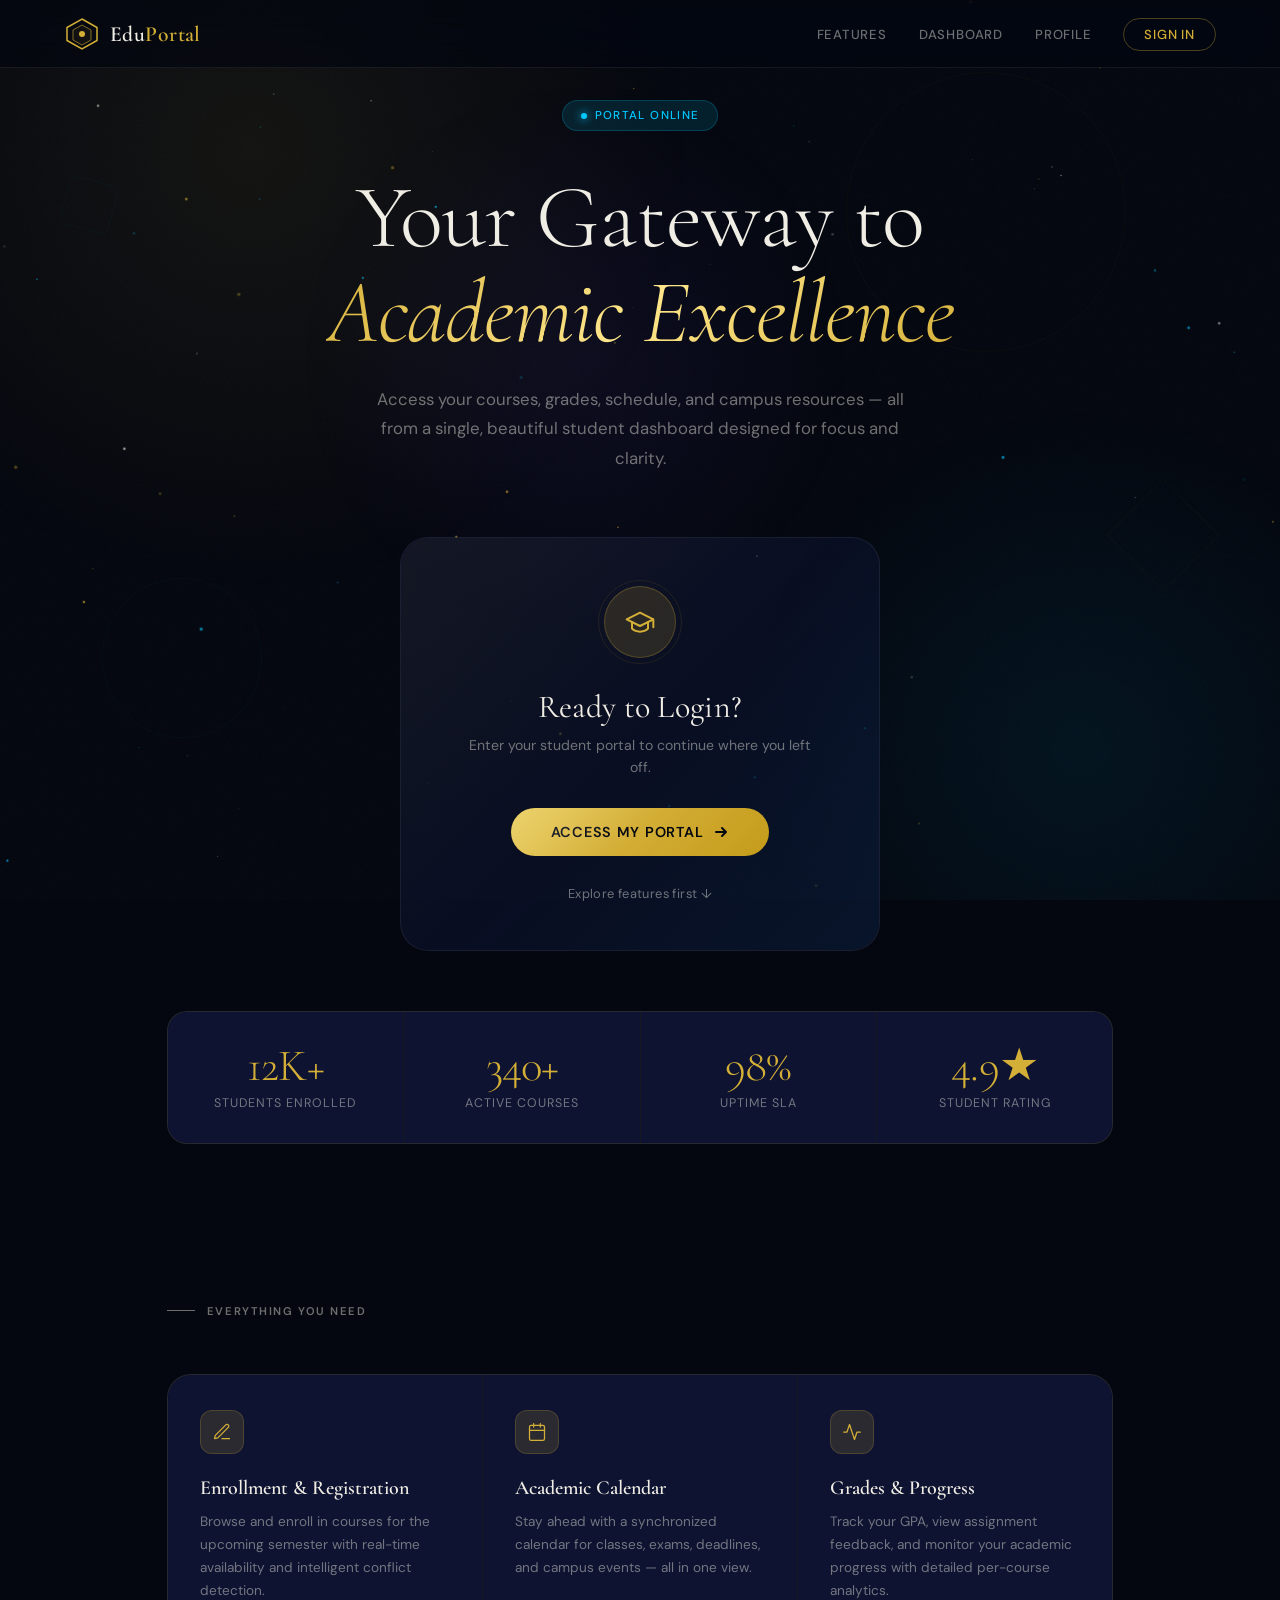
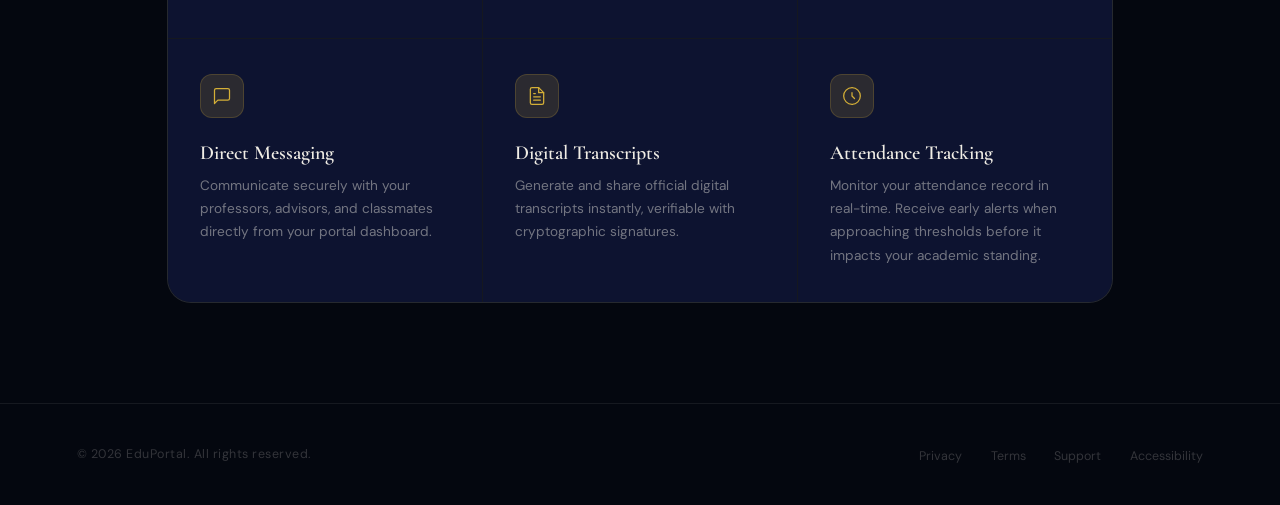
<file: index.html>
<!DOCTYPE html>
<html lang="en">
<head>
  <meta charset="UTF-8" />
  <meta name="viewport" content="width=device-width, initial-scale=1.0" />
  <title>EduPortal — Student Gateway</title>
  <link rel="preconnect" href="https://fonts.googleapis.com" />
  <link rel="preconnect" href="https://fonts.gstatic.com" crossorigin />
  <link href="https://fonts.googleapis.com/css2?family=Cormorant+Garamond:ital,wght@0,300;0,400;0,600;0,700;1,300;1,400&family=DM+Sans:opsz,wght@9..40,300;9..40,400;9..40,500;9..40,600&display=swap" rel="stylesheet" />
  <style>
    /* ═══════════════════════════════════════════
       DESIGN TOKENS — Dark Academia × Glassmorphism
       UI UX Pro Max: Educational Portal Pattern
    ═══════════════════════════════════════════ */
    :root {
      --void: #04070F;
      --deep: #080D1E;
      --surface: #0D1330;
      --glass: rgba(13, 19, 48, 0.6);
      --glass-border: rgba(255, 255, 255, 0.07);
      --gold: #D4AF37;
      --gold-dim: rgba(212, 175, 55, 0.15);
      --gold-glow: rgba(212, 175, 55, 0.4);
      --cyan: #00C8FF;
      --cyan-dim: rgba(0, 200, 255, 0.12);
      --cyan-glow: rgba(0, 200, 255, 0.35);
      --ivory: #F0EDE5;
      --muted: rgba(240, 237, 229, 0.45);
      --subtle: rgba(240, 237, 229, 0.2);
      --font-display: 'Cormorant Garamond', Georgia, serif;
      --font-body: 'DM Sans', system-ui, sans-serif;
      --ease-out: cubic-bezier(0.16, 1, 0.3, 1);
      --ease-spring: cubic-bezier(0.34, 1.56, 0.64, 1);
    }

    *, *::before, *::after { box-sizing: border-box; margin: 0; padding: 0; }

    html { scroll-behavior: smooth; }

    body {
      font-family: var(--font-body);
      background: var(--void);
      color: var(--ivory);
      min-height: 100vh;
      overflow-x: hidden;
      cursor: default;
    }

    /* ─── CANVAS PARTICLES ─── */
    #particles-canvas {
      position: fixed;
      inset: 0;
      z-index: 0;
      pointer-events: none;
    }

    /* ─── GRADIENT MESH BACKGROUND ─── */
    .bg-mesh {
      position: fixed;
      inset: 0;
      z-index: 0;
      overflow: hidden;
      pointer-events: none;
    }

    .bg-mesh::before {
      content: '';
      position: absolute;
      width: 900px;
      height: 900px;
      border-radius: 50%;
      background: radial-gradient(ellipse, rgba(212, 175, 55, 0.08) 0%, transparent 70%);
      top: -300px;
      left: -200px;
      animation: driftA 18s ease-in-out infinite alternate;
    }

    .bg-mesh::after {
      content: '';
      position: absolute;
      width: 700px;
      height: 700px;
      border-radius: 50%;
      background: radial-gradient(ellipse, rgba(0, 200, 255, 0.07) 0%, transparent 70%);
      bottom: -200px;
      right: -150px;
      animation: driftB 22s ease-in-out infinite alternate;
    }

    .bg-mesh-mid {
      position: fixed;
      width: 600px;
      height: 600px;
      border-radius: 50%;
      background: radial-gradient(ellipse, rgba(88, 60, 180, 0.1) 0%, transparent 65%);
      top: 40%;
      left: 45%;
      transform: translate(-50%, -50%);
      z-index: 0;
      pointer-events: none;
      animation: driftC 26s ease-in-out infinite alternate;
    }

    @keyframes driftA { 0% { transform: translate(0, 0) scale(1); } 100% { transform: translate(80px, 60px) scale(1.15); } }
    @keyframes driftB { 0% { transform: translate(0, 0) scale(1); } 100% { transform: translate(-60px, -80px) scale(1.2); } }
    @keyframes driftC { 0% { transform: translate(-50%, -50%) scale(1); } 100% { transform: translate(-45%, -55%) scale(1.3); } }

    /* ─── MAIN LAYOUT ─── */
    main { position: relative; z-index: 1; }

    /* ─── NAVIGATION ─── */
    nav {
      position: fixed;
      top: 0;
      left: 0;
      right: 0;
      z-index: 100;
      padding: 0 5vw;
      height: 68px;
      display: flex;
      align-items: center;
      justify-content: space-between;
      background: rgba(4, 7, 15, 0.7);
      backdrop-filter: blur(20px) saturate(180%);
      -webkit-backdrop-filter: blur(20px) saturate(180%);
      border-bottom: 1px solid var(--glass-border);
      animation: slideDown 0.8s var(--ease-out) both;
    }

    @keyframes slideDown { from { transform: translateY(-100%); opacity: 0; } to { transform: translateY(0); opacity: 1; } }

    .nav-logo {
      display: flex;
      align-items: center;
      gap: 10px;
      text-decoration: none;
      color: inherit;
    }

    .nav-logo-mark {
      width: 36px;
      height: 36px;
      position: relative;
      flex-shrink: 0;
    }

    .nav-logo-text {
      font-family: var(--font-display);
      font-size: 1.35rem;
      font-weight: 600;
      letter-spacing: 0.02em;
      color: var(--ivory);
    }

    .nav-logo-text span { color: var(--gold); }

    .nav-links {
      display: flex;
      align-items: center;
      gap: 2rem;
      list-style: none;
    }

    .nav-links a {
      font-size: 0.82rem;
      font-weight: 500;
      letter-spacing: 0.06em;
      text-transform: uppercase;
      color: var(--muted);
      text-decoration: none;
      transition: color 0.2s ease;
    }

    .nav-links a:hover { color: var(--ivory); }

    .nav-cta {
      font-size: 0.8rem;
      font-weight: 500;
      letter-spacing: 0.06em;
      text-transform: uppercase;
      color: var(--gold) !important;
      border: 1px solid rgba(212, 175, 55, 0.35);
      padding: 7px 20px;
      border-radius: 40px;
      transition: all 0.25s ease !important;
    }

    .nav-cta:hover {
      background: var(--gold-dim) !important;
      border-color: var(--gold) !important;
      box-shadow: 0 0 18px var(--gold-glow);
    }

    /* ─── HERO SECTION ─── */
    .hero {
      min-height: 100vh;
      display: grid;
      place-items: center;
      padding: 100px 6vw 60px;
      text-align: center;
    }

    .hero-inner {
      max-width: 820px;
      width: 100%;
    }

    .hero-badge {
      display: inline-flex;
      align-items: center;
      gap: 8px;
      font-family: var(--font-body);
      font-size: 0.72rem;
      font-weight: 500;
      letter-spacing: 0.12em;
      text-transform: uppercase;
      color: var(--cyan);
      background: var(--cyan-dim);
      border: 1px solid rgba(0, 200, 255, 0.2);
      padding: 7px 18px;
      border-radius: 40px;
      margin-bottom: 2.5rem;
      animation: fadeUp 0.8s 0.2s var(--ease-out) both;
    }

    .hero-badge::before {
      content: '';
      width: 6px;
      height: 6px;
      border-radius: 50%;
      background: var(--cyan);
      box-shadow: 0 0 8px var(--cyan);
      animation: pulse-dot 2s ease-in-out infinite;
    }

    @keyframes pulse-dot { 0%,100% { opacity: 1; transform: scale(1); } 50% { opacity: 0.5; transform: scale(0.8); } }

    .hero-headline {
      font-family: var(--font-display);
      font-size: clamp(3.2rem, 7vw, 6.2rem);
      font-weight: 300;
      line-height: 1.06;
      letter-spacing: -0.01em;
      color: var(--ivory);
      margin-bottom: 1.5rem;
      animation: fadeUp 0.9s 0.35s var(--ease-out) both;
    }

    .hero-headline em {
      font-style: italic;
      background: linear-gradient(135deg, var(--gold) 0%, #FFE68A 50%, var(--gold) 100%);
      -webkit-background-clip: text;
      -webkit-text-fill-color: transparent;
      background-clip: text;
    }

    .hero-desc {
      font-size: 1.05rem;
      line-height: 1.75;
      color: var(--muted);
      max-width: 540px;
      margin: 0 auto 4rem;
      animation: fadeUp 0.9s 0.5s var(--ease-out) both;
    }

    @keyframes fadeUp { from { opacity: 0; transform: translateY(28px); } to { opacity: 1; transform: translateY(0); } }

    /* ─── LOGIN CTA SECTION (HERO CENTER) ─── */
    .login-nucleus {
      animation: fadeUp 1s 0.65s var(--ease-out) both;
    }

    .login-card {
      position: relative;
      display: inline-flex;
      flex-direction: column;
      align-items: center;
      gap: 1.8rem;
      background: var(--glass);
      backdrop-filter: blur(32px) saturate(200%);
      -webkit-backdrop-filter: blur(32px) saturate(200%);
      border: 1px solid var(--glass-border);
      border-radius: 28px;
      padding: 3rem 3.5rem;
      max-width: 480px;
      width: 100%;
      overflow: hidden;
      transition: transform 0.3s var(--ease-out), box-shadow 0.3s ease;
    }

    .login-card::before {
      content: '';
      position: absolute;
      inset: 0;
      border-radius: inherit;
      background: linear-gradient(135deg, rgba(212,175,55,0.06) 0%, transparent 50%, rgba(0,200,255,0.04) 100%);
      pointer-events: none;
    }

    .login-card::after {
      content: '';
      position: absolute;
      top: -2px;
      left: 10%;
      right: 10%;
      height: 2px;
      background: linear-gradient(90deg, transparent, var(--gold), var(--cyan), transparent);
      border-radius: 0 0 2px 2px;
      opacity: 0.7;
    }

    .login-card:hover {
      transform: translateY(-4px);
      box-shadow: 0 30px 80px rgba(0, 0, 0, 0.5), 0 0 60px rgba(212, 175, 55, 0.08);
    }

    .login-icon-ring {
      position: relative;
      width: 72px;
      height: 72px;
      display: grid;
      place-items: center;
    }

    .login-icon-ring svg {
      width: 32px;
      height: 32px;
      color: var(--gold);
      position: relative;
      z-index: 1;
    }

    .login-icon-ring::before {
      content: '';
      position: absolute;
      inset: 0;
      border-radius: 50%;
      background: var(--gold-dim);
      border: 1px solid rgba(212, 175, 55, 0.25);
      animation: ringPulse 3s ease-in-out infinite;
    }

    .login-icon-ring::after {
      content: '';
      position: absolute;
      inset: -6px;
      border-radius: 50%;
      border: 1px solid rgba(212, 175, 55, 0.1);
      animation: ringPulse 3s ease-in-out infinite 0.5s;
    }

    @keyframes ringPulse { 0%,100% { transform: scale(1); opacity: 1; } 50% { transform: scale(1.08); opacity: 0.7; } }

    .login-prompt {
      text-align: center;
    }

    .login-prompt h2 {
      font-family: var(--font-display);
      font-size: 2rem;
      font-weight: 400;
      letter-spacing: 0.01em;
      color: var(--ivory);
      margin-bottom: 0.5rem;
    }

    .login-prompt p {
      font-size: 0.88rem;
      color: var(--muted);
      line-height: 1.6;
    }

    /* ─── LOGIN BUTTON ─── */
    .btn-login {
      position: relative;
      display: inline-flex;
      align-items: center;
      gap: 10px;
      font-family: var(--font-body);
      font-size: 0.9rem;
      font-weight: 600;
      letter-spacing: 0.05em;
      text-transform: uppercase;
      color: var(--void);
      background: linear-gradient(135deg, #E8C84A 0%, var(--gold) 45%, #C49B1A 100%);
      border: none;
      padding: 15px 40px;
      border-radius: 50px;
      cursor: pointer;
      text-decoration: none;
      overflow: hidden;
      transition: transform 0.25s var(--ease-spring), box-shadow 0.3s ease;
    }

    .btn-login::before {
      content: '';
      position: absolute;
      inset: 0;
      background: linear-gradient(135deg, rgba(255,255,255,0.2) 0%, transparent 50%);
      border-radius: inherit;
    }

    .btn-login:hover {
      transform: translateY(-2px) scale(1.04);
      box-shadow: 0 12px 40px var(--gold-glow), 0 0 0 1px rgba(212,175,55,0.5);
    }

    .btn-login:active { transform: scale(0.98); }

    .btn-login svg {
      width: 16px;
      height: 16px;
      flex-shrink: 0;
      transition: transform 0.2s var(--ease-spring);
    }

    .btn-login:hover svg { transform: translateX(3px); }

    .btn-login-shimmer {
      position: absolute;
      top: 0;
      left: -100%;
      width: 60%;
      height: 100%;
      background: linear-gradient(90deg, transparent, rgba(255,255,255,0.3), transparent);
      transform: skewX(-20deg);
      animation: shimmer 3.5s ease-in-out infinite 1.5s;
    }

    @keyframes shimmer { 0% { left: -100%; } 50%,100% { left: 180%; } }

    .btn-secondary {
      font-size: 0.8rem;
      color: var(--muted);
      text-decoration: none;
      letter-spacing: 0.03em;
      transition: color 0.2s ease;
    }

    .btn-secondary:hover { color: var(--ivory); }

    /* ─── FEATURES SECTION ─── */
    .features {
      padding: 80px 6vw 100px;
      max-width: 1100px;
      margin: 0 auto;
    }

    .section-label {
      display: flex;
      align-items: center;
      gap: 12px;
      font-size: 0.7rem;
      font-weight: 600;
      letter-spacing: 0.14em;
      text-transform: uppercase;
      color: var(--muted);
      margin-bottom: 3.5rem;
    }

    .section-label::before {
      content: '';
      width: 28px;
      height: 1px;
      background: var(--muted);
    }

    .features-grid {
      display: grid;
      grid-template-columns: repeat(auto-fit, minmax(280px, 1fr));
      gap: 1.5px;
      background: var(--glass-border);
      border: 1px solid var(--glass-border);
      border-radius: 24px;
      overflow: hidden;
    }

    .feature-card {
      background: var(--surface);
      padding: 2.2rem 2rem;
      position: relative;
      overflow: hidden;
      transition: background 0.25s ease;
    }

    .feature-card:hover { background: rgba(13, 19, 48, 0.9); }

    .feature-card::before {
      content: '';
      position: absolute;
      bottom: 0;
      left: 0;
      right: 0;
      height: 0;
      background: linear-gradient(to top, var(--gold-dim), transparent);
      transition: height 0.3s ease;
    }

    .feature-card:hover::before { height: 100%; }

    .feature-icon {
      width: 44px;
      height: 44px;
      border-radius: 12px;
      background: var(--gold-dim);
      border: 1px solid rgba(212, 175, 55, 0.2);
      display: grid;
      place-items: center;
      margin-bottom: 1.4rem;
      transition: transform 0.25s var(--ease-spring), box-shadow 0.25s ease;
    }

    .feature-card:hover .feature-icon {
      transform: scale(1.1);
      box-shadow: 0 0 20px var(--gold-glow);
    }

    .feature-icon svg {
      width: 20px;
      height: 20px;
      color: var(--gold);
    }

    .feature-title {
      font-family: var(--font-display);
      font-size: 1.25rem;
      font-weight: 600;
      color: var(--ivory);
      margin-bottom: 0.6rem;
    }

    .feature-desc {
      font-size: 0.85rem;
      line-height: 1.7;
      color: var(--muted);
    }

    /* ─── STATS STRIP ─── */
    .stats-strip {
      padding: 0 6vw 80px;
      max-width: 1100px;
      margin: 0 auto;
    }

    .stats-inner {
      display: grid;
      grid-template-columns: repeat(4, 1fr);
      gap: 1px;
      background: var(--glass-border);
      border: 1px solid var(--glass-border);
      border-radius: 20px;
      overflow: hidden;
    }

    .stat-item {
      padding: 2rem 2rem;
      background: var(--surface);
      text-align: center;
    }

    .stat-number {
      font-family: var(--font-display);
      font-size: 2.8rem;
      font-weight: 300;
      color: var(--gold);
      line-height: 1;
      margin-bottom: 0.4rem;
      letter-spacing: -0.02em;
    }

    .stat-label {
      font-size: 0.78rem;
      letter-spacing: 0.08em;
      text-transform: uppercase;
      color: var(--muted);
    }

    /* ─── FOOTER ─── */
    footer {
      padding: 2.5rem 6vw;
      border-top: 1px solid var(--glass-border);
      display: flex;
      align-items: center;
      justify-content: space-between;
      flex-wrap: wrap;
      gap: 1rem;
    }

    .footer-copy {
      font-size: 0.78rem;
      color: var(--subtle);
      letter-spacing: 0.04em;
    }

    .footer-links {
      display: flex;
      gap: 1.8rem;
      list-style: none;
    }

    .footer-links a {
      font-size: 0.78rem;
      color: var(--subtle);
      text-decoration: none;
      transition: color 0.2s ease;
    }

    .footer-links a:hover { color: var(--muted); }

    /* ─── FLOATING GEOMETRIC SHAPES ─── */
    .geo-shapes {
      position: fixed;
      inset: 0;
      pointer-events: none;
      z-index: 0;
      overflow: hidden;
    }

    .geo {
      position: absolute;
      border: 1px solid;
      opacity: 0.04;
    }

    .geo-1 {
      width: 280px;
      height: 280px;
      border-color: var(--gold);
      border-radius: 50%;
      top: 8%;
      right: 12%;
      animation: floatGeo 20s ease-in-out infinite;
    }

    .geo-2 {
      width: 160px;
      height: 160px;
      border-color: var(--cyan);
      border-radius: 50%;
      bottom: 18%;
      left: 8%;
      animation: floatGeo 16s ease-in-out infinite reverse;
    }

    .geo-3 {
      width: 80px;
      height: 80px;
      border-color: var(--gold);
      transform: rotate(45deg);
      top: 55%;
      right: 6%;
      animation: floatGeo 14s ease-in-out infinite 2s;
    }

    .geo-4 {
      width: 50px;
      height: 50px;
      border-color: var(--cyan);
      border-radius: 8px;
      top: 20%;
      left: 5%;
      transform: rotate(15deg);
      animation: floatGeo 18s ease-in-out infinite 4s;
    }

    @keyframes floatGeo {
      0%,100% { transform: translateY(0) rotate(0deg); }
      33% { transform: translateY(-18px) rotate(3deg); }
      66% { transform: translateY(10px) rotate(-2deg); }
    }

    .geo-3 { animation-name: floatGeoSquare; }
    @keyframes floatGeoSquare {
      0%,100% { transform: rotate(45deg) translateY(0); }
      50% { transform: rotate(48deg) translateY(-14px); }
    }

    /* ─── NOISE TEXTURE OVERLAY ─── */
    .noise-overlay {
      position: fixed;
      inset: 0;
      z-index: 0;
      pointer-events: none;
      opacity: 0.025;
      background-image: url("data:image/svg+xml,%3Csvg viewBox='0 0 256 256' xmlns='http://www.w3.org/2000/svg'%3E%3Cfilter id='noise'%3E%3CfeTurbulence type='fractalNoise' baseFrequency='0.9' numOctaves='4' stitchTiles='stitch'/%3E%3C/filter%3E%3Crect width='100%25' height='100%25' filter='url(%23noise)'/%3E%3C/svg%3E");
      background-repeat: repeat;
      background-size: 180px;
    }

    /* ─── SCROLL REVEAL UTILITY ─── */
    .reveal {
      opacity: 0;
      transform: translateY(24px);
      transition: opacity 0.7s var(--ease-out), transform 0.7s var(--ease-out);
    }

    .reveal.visible {
      opacity: 1;
      transform: translateY(0);
    }

    /* ─── RESPONSIVE ─── */
    @media (max-width: 768px) {
      .nav-links { display: none; }
      .login-card { padding: 2.2rem 1.8rem; }
      .stats-inner { grid-template-columns: repeat(2, 1fr); }
      .hero-headline { font-size: clamp(2.4rem, 9vw, 3.5rem); }
      .features-grid { grid-template-columns: 1fr; }
    }

    @media (max-width: 480px) {
      .stats-inner { grid-template-columns: 1fr 1fr; }
      footer { flex-direction: column; text-align: center; }
    }

    /* ─── REDUCED MOTION ─── */
    @media (prefers-reduced-motion: reduce) {
      *, *::before, *::after {
        animation-duration: 0.01ms !important;
        animation-iteration-count: 1 !important;
        transition-duration: 0.01ms !important;
      }
    }
  </style>
</head>
<body>

  <!-- Background layers -->
  <canvas id="particles-canvas" aria-hidden="true"></canvas>
  <div class="bg-mesh" aria-hidden="true"></div>
  <div class="bg-mesh-mid" aria-hidden="true"></div>
  <div class="geo-shapes" aria-hidden="true">
    <div class="geo geo-1"></div>
    <div class="geo geo-2"></div>
    <div class="geo geo-3"></div>
    <div class="geo geo-4"></div>
  </div>
  <div class="noise-overlay" aria-hidden="true"></div>

  <!-- Navigation -->
  <nav role="navigation" aria-label="Main navigation">
    <a href="/" class="nav-logo" aria-label="EduPortal home">
      <svg class="nav-logo-mark" viewBox="0 0 36 36" fill="none" xmlns="http://www.w3.org/2000/svg" aria-hidden="true">
        <path d="M18 3L33 11.5V24.5L18 33L3 24.5V11.5L18 3Z" stroke="#D4AF37" stroke-width="1.5" fill="none"/>
        <path d="M18 9L27 14V24L18 29L9 24V14L18 9Z" fill="rgba(212,175,55,0.1)" stroke="#D4AF37" stroke-width="1" opacity="0.6"/>
        <circle cx="18" cy="18" r="3" fill="#D4AF37"/>
      </svg>
      <span class="nav-logo-text">Edu<span>Portal</span></span>
    </a>
    <ul class="nav-links" role="list">
      <li><a href="#features">Features</a></li>
      <li><a href="dashboard/dashboard.html">Dashboard</a></li>
      <li><a href="profile/profile.html">Profile</a></li>
      <li><a href="login page/login.html" class="nav-cta" role="button">Sign In</a></li>
    </ul>
  </nav>

  <main>
    <!-- HERO + LOGIN CTA (CENTER) -->
    <section class="hero" id="home" aria-labelledby="hero-headline">
      <div class="hero-inner">
        <span class="hero-badge" aria-label="Status: Portal Online">Portal Online</span>

        <h1 class="hero-headline" id="hero-headline">
          Your Gateway to<br/>
          <em>Academic Excellence</em>
        </h1>

        <p class="hero-desc">
          Access your courses, grades, schedule, and campus resources — all from a single, beautiful student dashboard designed for focus and clarity.
        </p>

        <!-- LOGIN NUCLEUS — center of the page -->
        <div class="login-nucleus" role="region" aria-labelledby="login-card-title">
          <div class="login-card">

            <div class="login-icon-ring" aria-hidden="true">
              <!-- Mortarboard / cap icon -->
              <svg viewBox="0 0 24 24" fill="none" stroke="currentColor" stroke-width="1.5" stroke-linecap="round" stroke-linejoin="round" aria-hidden="true">
                <path d="M22 10v6M2 10l10-5 10 5-10 5z"/>
                <path d="M6 12v5c3 3 9 3 12 0v-5"/>
              </svg>
            </div>

            <div class="login-prompt">
              <h2 id="login-card-title">Ready to Login?</h2>
              <p>Enter your student portal to continue where you left off.</p>
            </div>

            <a href="login page/login.html" class="btn-login" role="button">
              <span class="btn-login-shimmer" aria-hidden="true"></span>
              Access My Portal
              <svg viewBox="0 0 16 16" fill="none" stroke="currentColor" stroke-width="2" stroke-linecap="round" stroke-linejoin="round" aria-hidden="true">
                <path d="M3 8h10M9 4l4 4-4 4"/>
              </svg>
            </a>

            <a href="#features" class="btn-secondary">Explore features first ↓</a>
          </div>
        </div>
      </div>
    </section>

    <!-- STATS STRIP -->
    <section class="stats-strip reveal" aria-label="Platform statistics">
      <div class="stats-inner">
        <div class="stat-item">
          <div class="stat-number">12K+</div>
          <div class="stat-label">Students Enrolled</div>
        </div>
        <div class="stat-item">
          <div class="stat-number">340+</div>
          <div class="stat-label">Active Courses</div>
        </div>
        <div class="stat-item">
          <div class="stat-number">98%</div>
          <div class="stat-label">Uptime SLA</div>
        </div>
        <div class="stat-item">
          <div class="stat-number">4.9★</div>
          <div class="stat-label">Student Rating</div>
        </div>
      </div>
    </section>

    <!-- FEATURES -->
    <section class="features reveal" id="features" aria-labelledby="features-label">
      <div class="section-label" id="features-label" aria-level="2" role="heading">Everything you need</div>
      <div class="features-grid" role="list">

        <article class="feature-card" role="listitem">
          <div class="feature-icon" aria-hidden="true">
            <svg viewBox="0 0 24 24" fill="none" stroke="currentColor" stroke-width="1.5" stroke-linecap="round" stroke-linejoin="round">
              <path d="M12 20h9"/><path d="M16.5 3.5a2.121 2.121 0 013 3L7 19l-4 1 1-4L16.5 3.5z"/>
            </svg>
          </div>
          <h3 class="feature-title">Enrollment & Registration</h3>
          <p class="feature-desc">Browse and enroll in courses for the upcoming semester with real-time availability and intelligent conflict detection.</p>
        </article>

        <article class="feature-card" role="listitem">
          <div class="feature-icon" aria-hidden="true">
            <svg viewBox="0 0 24 24" fill="none" stroke="currentColor" stroke-width="1.5" stroke-linecap="round" stroke-linejoin="round">
              <rect x="3" y="4" width="18" height="18" rx="2" ry="2"/><line x1="16" y1="2" x2="16" y2="6"/><line x1="8" y1="2" x2="8" y2="6"/><line x1="3" y1="10" x2="21" y2="10"/>
            </svg>
          </div>
          <h3 class="feature-title">Academic Calendar</h3>
          <p class="feature-desc">Stay ahead with a synchronized calendar for classes, exams, deadlines, and campus events — all in one view.</p>
        </article>

        <article class="feature-card" role="listitem">
          <div class="feature-icon" aria-hidden="true">
            <svg viewBox="0 0 24 24" fill="none" stroke="currentColor" stroke-width="1.5" stroke-linecap="round" stroke-linejoin="round">
              <polyline points="22 12 18 12 15 21 9 3 6 12 2 12"/>
            </svg>
          </div>
          <h3 class="feature-title">Grades & Progress</h3>
          <p class="feature-desc">Track your GPA, view assignment feedback, and monitor your academic progress with detailed per-course analytics.</p>
        </article>

        <article class="feature-card" role="listitem">
          <div class="feature-icon" aria-hidden="true">
            <svg viewBox="0 0 24 24" fill="none" stroke="currentColor" stroke-width="1.5" stroke-linecap="round" stroke-linejoin="round">
              <path d="M21 15a2 2 0 01-2 2H7l-4 4V5a2 2 0 012-2h14a2 2 0 012 2z"/>
            </svg>
          </div>
          <h3 class="feature-title">Direct Messaging</h3>
          <p class="feature-desc">Communicate securely with your professors, advisors, and classmates directly from your portal dashboard.</p>
        </article>

        <article class="feature-card" role="listitem">
          <div class="feature-icon" aria-hidden="true">
            <svg viewBox="0 0 24 24" fill="none" stroke="currentColor" stroke-width="1.5" stroke-linecap="round" stroke-linejoin="round">
              <path d="M14 2H6a2 2 0 00-2 2v16a2 2 0 002 2h12a2 2 0 002-2V8z"/><polyline points="14 2 14 8 20 8"/><line x1="16" y1="13" x2="8" y2="13"/><line x1="16" y1="17" x2="8" y2="17"/><polyline points="10 9 9 9 8 9"/>
            </svg>
          </div>
          <h3 class="feature-title">Digital Transcripts</h3>
          <p class="feature-desc">Generate and share official digital transcripts instantly, verifiable with cryptographic signatures.</p>
        </article>

        <article class="feature-card" role="listitem">
          <div class="feature-icon" aria-hidden="true">
            <svg viewBox="0 0 24 24" fill="none" stroke="currentColor" stroke-width="1.5" stroke-linecap="round" stroke-linejoin="round">
              <circle cx="12" cy="12" r="10"/><path d="M12 8v4l3 3"/>
            </svg>
          </div>
          <h3 class="feature-title">Attendance Tracking</h3>
          <p class="feature-desc">Monitor your attendance record in real-time. Receive early alerts when approaching thresholds before it impacts your academic standing.</p>
        </article>

      </div>
    </section>
  </main>

  <!-- Footer -->
  <footer role="contentinfo">
    <p class="footer-copy">© 2026 EduPortal. All rights reserved.</p>
    <ul class="footer-links" role="list">
      <li><a href="/privacy">Privacy</a></li>
      <li><a href="/terms">Terms</a></li>
      <li><a href="/support">Support</a></li>
      <li><a href="/accessibility">Accessibility</a></li>
    </ul>
  </footer>

  <script>
    // ─── PARTICLE CANVAS ───────────────────────────────────
    (function () {
      const canvas = document.getElementById('particles-canvas');
      const ctx = canvas.getContext('2d');
      let W, H, particles = [], raf;

      const GOLD = [212, 175, 55];
      const CYAN = [0, 200, 255];
      const WHITE = [240, 237, 229];

      function resize() {
        W = canvas.width = window.innerWidth;
        H = canvas.height = window.innerHeight;
      }

      function Particle() {
        this.reset = function () {
          this.x = Math.random() * W;
          this.y = Math.random() * H;
          this.r = Math.random() * 1.4 + 0.3;
          const palette = [GOLD, CYAN, WHITE];
          this.color = palette[Math.floor(Math.random() * palette.length)];
          this.alpha = Math.random() * 0.5 + 0.1;
          this.targetAlpha = this.alpha;
          this.vy = -(Math.random() * 0.3 + 0.05);
          this.vx = (Math.random() - 0.5) * 0.15;
          this.life = 0;
          this.maxLife = Math.random() * 280 + 120;
        };
        this.reset();
        this.life = Math.random() * this.maxLife; // stagger birth
      }

      function init() {
        particles = [];
        for (let i = 0; i < 90; i++) particles.push(new Particle());
      }

      function draw() {
        ctx.clearRect(0, 0, W, H);
        particles.forEach(function (p) {
          p.life++;
          if (p.life > p.maxLife) { p.reset(); return; }

          const progress = p.life / p.maxLife;
          const fade = progress < 0.1
            ? progress / 0.1
            : progress > 0.8
              ? 1 - (progress - 0.8) / 0.2
              : 1;

          p.x += p.vx;
          p.y += p.vy;

          ctx.beginPath();
          ctx.arc(p.x, p.y, p.r, 0, Math.PI * 2);
          ctx.fillStyle = 'rgba(' + p.color[0] + ',' + p.color[1] + ',' + p.color[2] + ',' + (p.alpha * fade) + ')';
          ctx.fill();

          // soft glow on larger particles
          if (p.r > 0.9) {
            ctx.beginPath();
            ctx.arc(p.x, p.y, p.r * 3, 0, Math.PI * 2);
            const g = ctx.createRadialGradient(p.x, p.y, 0, p.x, p.y, p.r * 3);
            g.addColorStop(0, 'rgba(' + p.color[0] + ',' + p.color[1] + ',' + p.color[2] + ',' + (p.alpha * fade * 0.25) + ')');
            g.addColorStop(1, 'rgba(0,0,0,0)');
            ctx.fillStyle = g;
            ctx.fill();
          }
        });
        raf = requestAnimationFrame(draw);
      }

      window.addEventListener('resize', function () { resize(); init(); });
      resize();
      init();
      draw();
    })();

    // ─── SCROLL REVEAL ─────────────────────────────────────
    (function () {
      const observer = new IntersectionObserver(
        function (entries) {
          entries.forEach(function (e) {
            if (e.isIntersecting) {
              e.target.classList.add('visible');
              observer.unobserve(e.target);
            }
          });
        },
        { threshold: 0.12 }
      );

      document.querySelectorAll('.reveal').forEach(function (el) {
        observer.observe(el);
      });
    })();

    // ─── CARD 3D TILT ON MOUSE ─────────────────────────────
    (function () {
      const card = document.querySelector('.login-card');
      if (!card) return;

      function onMove(e) {
        const rect = card.getBoundingClientRect();
        const cx = rect.left + rect.width / 2;
        const cy = rect.top + rect.height / 2;
        const dx = (e.clientX - cx) / (rect.width / 2);
        const dy = (e.clientY - cy) / (rect.height / 2);
        const tiltX = dy * -6;
        const tiltY = dx * 6;
        card.style.transform = 'perspective(900px) rotateX(' + tiltX + 'deg) rotateY(' + tiltY + 'deg) translateY(-4px)';
      }

      function onLeave() {
        card.style.transform = '';
        card.style.transition = 'transform 0.5s cubic-bezier(0.16, 1, 0.3, 1)';
        setTimeout(function () { card.style.transition = ''; }, 500);
      }

      // Only apply on non-touch devices
      if (window.matchMedia('(hover: hover)').matches) {
        document.addEventListener('mousemove', onMove);
        card.addEventListener('mouseleave', onLeave);
      }
    })();
  </script>
</body>
</html>
</file>
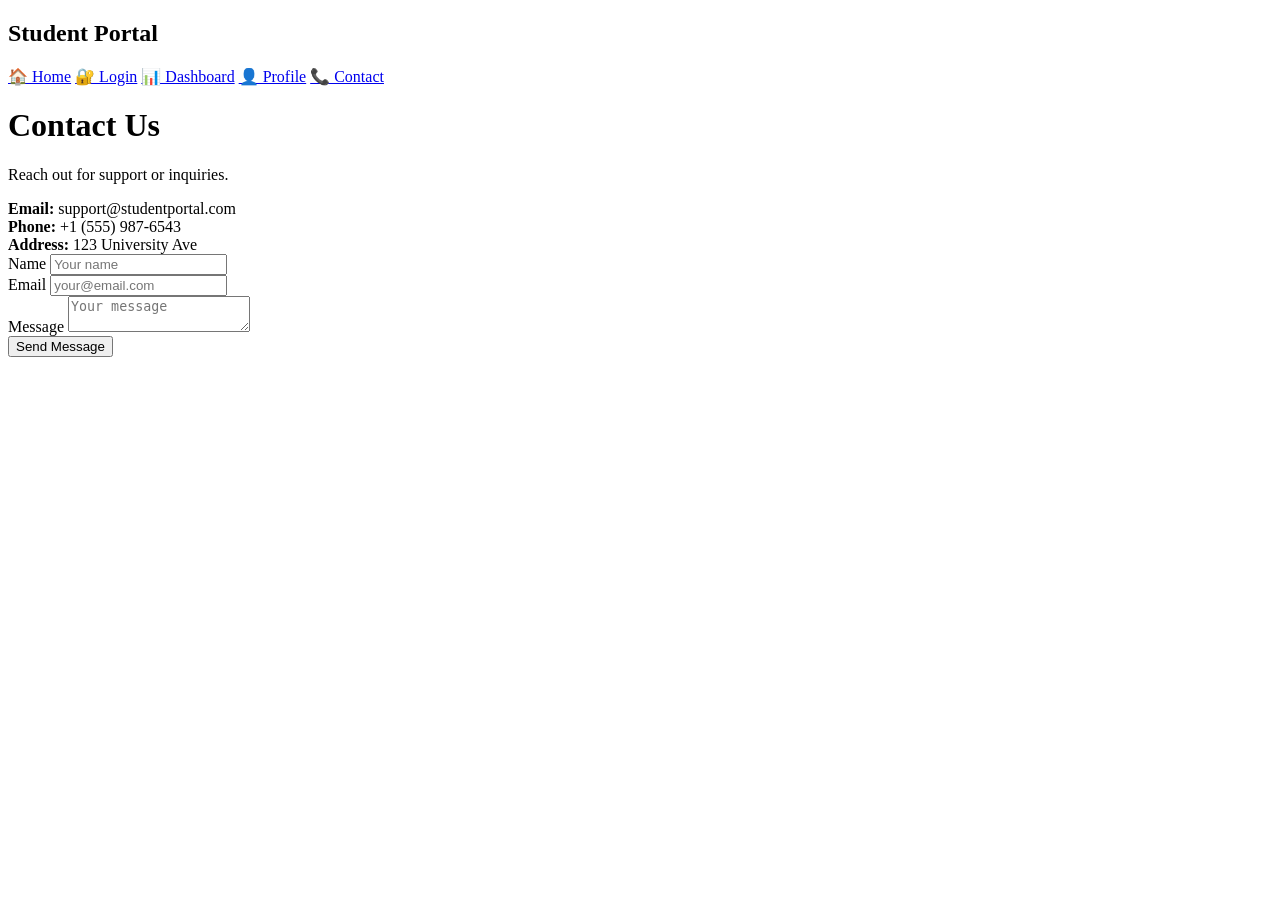
<file: contact.html>
<!DOCTYPE html>
<html lang="en">
<head>
    <meta charset="UTF-8">
    <meta name="viewport" content="width=device-width, initial-scale=1.0">
    <title>Contact - Student Portal</title>
    <style>
        /* Same full CSS as dashboard/profile for consistency */
        /* ... (paste full CSS) */
    </style>
</head>
<body>
    <div class="container">
        <nav class="sidebar">
            <h2>Student Portal</h2>
            <a href="index.html" class="nav-item">🏠 Home</a>
            <a href="login.html" class="nav-item">🔐 Login</a>
            <a href="dashboard/dashboard.html" class="nav-item">📊 Dashboard</a>
            <a href="profile.html" class="nav-item">👤 Profile</a>
            <a href="contact.html" class="nav-item active">📞 Contact</a>
        </nav>
        <main class="main">
            <div class="section">
                <h1>Contact Us</h1>
                <p>Reach out for support or inquiries.</p>
                <div class="contact-info">
                    <div><strong>Email:</strong> support@studentportal.com</div>
                    <div><strong>Phone:</strong> +1 (555) 987-6543</div>
                    <div><strong>Address:</strong> 123 University Ave</div>
                </div>
                <form>
                    <div class="form-group">
                        <label>Name</label>
                        <input type="text" placeholder="Your name">
                    </div>
                    <div class="form-group">
                        <label>Email</label>
                        <input type="email" placeholder="your@email.com">
                    </div>
                    <div class="form-group">
                        <label>Message</label>
                        <textarea placeholder="Your message"></textarea>
                    </div>
                    <button type="submit" class="btn">Send Message</button>
                </form>
            </div>
        </main>
    </div>
    <script>
        document.querySelector('form').addEventListener('submit', e => { e.preventDefault(); alert('Message sent! (Mock)'); });
    </script>
</body>
</html>
</file>
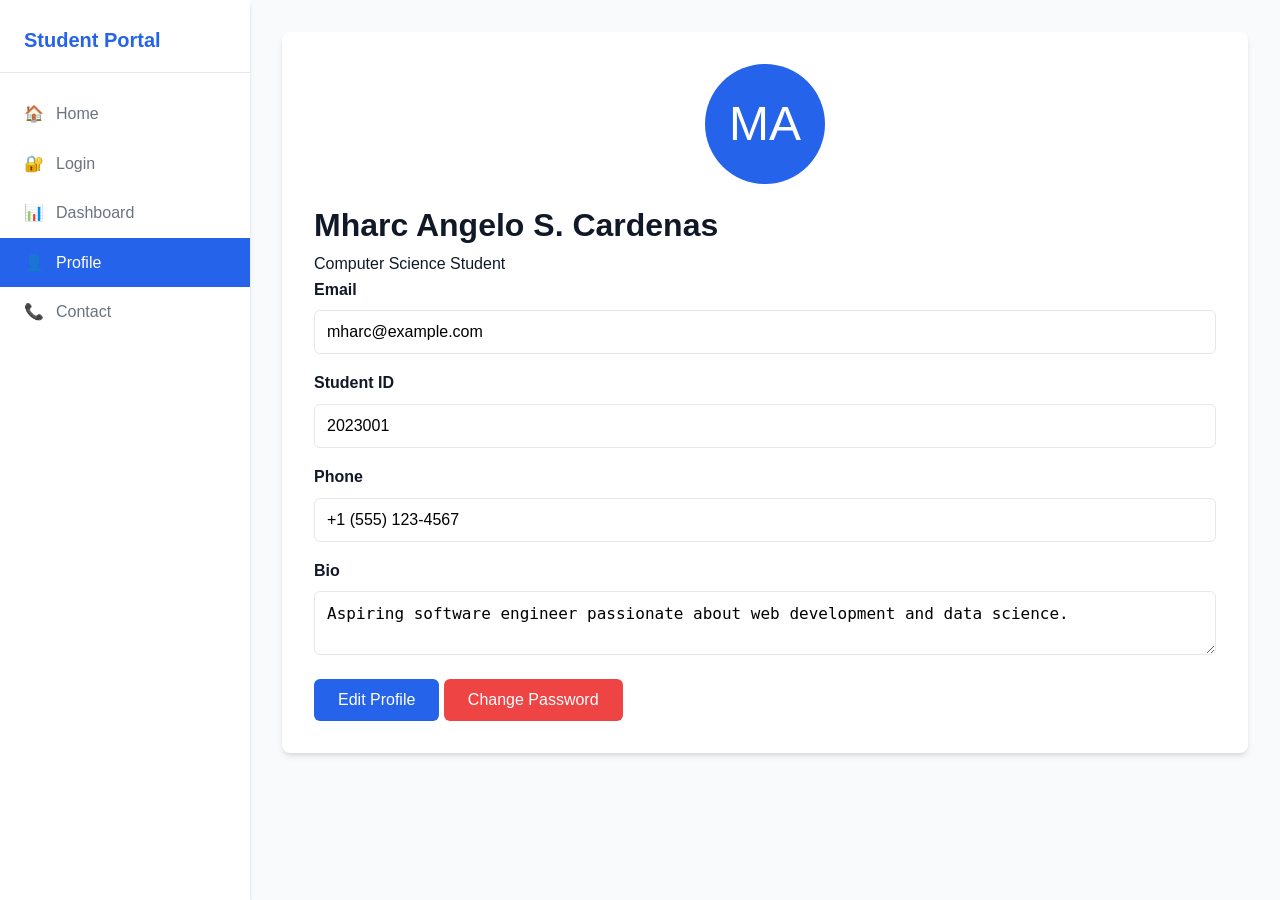
<file: profile.html>
<!DOCTYPE html>
<html lang="en">
<head>
    <meta charset="UTF-8">
    <meta name="viewport" content="width=device-width, initial-scale=1.0">
    <title>Profile - Student Portal</title>
    <style>
        /* Copy full CSS from dashboard */
        :root {
            --primary-color: #2563eb;
            --secondary-color: #1e40af;
            --success-color: #10b981;
            --warning-color: #f59e0b;
            --danger-color: #ef4444;
            --dark-color: #1f2937;
            --light-color: #f8fafc;
            --text-dark: #111827;
            --text-light: #6b7280;
            --border-color: #e5e7eb;
            --shadow: 0 4px 6px -1px rgba(0, 0,0,0.1), 0 2px 4px -1px rgba(0,0,0,0.06);
            --shadow-lg: 0 10px 15px -3px rgba(0, 0,0,0.1), 0 4px 6px -2px rgba(0,0,0,0.05);
        }
        * { margin: 0; padding: 0; box-sizing: border-box; }
        body { font-family: -apple-system, BlinkMacSystemFont, 'Segoe UI', Roboto, Oxygen, Ubuntu, Cantarell, sans-serif; background-color: var(--light-color); color: var(--text-dark); line-height: 1.6; }
        .container { display: flex; min-height: 100vh; }
        .sidebar { width: 250px; background-color: white; box-shadow: var(--shadow); padding: 1.5rem 0; }
        .sidebar h2 { color: var(--primary-color); padding: 0 1.5rem 1rem; font-size: 1.25rem; border-bottom: 1px solid var(--border-color); margin-bottom: 1rem; }
        .nav-item { display: flex; align-items: center; padding: 0.75rem 1.5rem; color: var(--text-light); text-decoration: none; transition: all 0.2s; }
        .nav-item:hover, .nav-item.active { background-color: var(--primary-color); color: white; }
        .nav-icon { margin-right: 0.75rem; }
        .main { flex: 1; padding: 2rem; max-width: 1200px; }
        .profile-card { background: white; padding: 2rem; border-radius: 0.5rem; box-shadow: var(--shadow); }
        .avatar { width: 120px; height: 120px; border-radius: 50%; background: var(--primary-color); color: white; display: flex; align-items: center; justify-content: center; font-size: 3rem; margin: 0 auto 1rem; }
        .form-group { margin-bottom: 1rem; }
        .form-group label { display: block; margin-bottom: 0.5rem; font-weight: 600; }
        .form-group input, .form-group textarea { width: 100%; padding: 0.75rem; border: 1px solid var(--border-color); border-radius: 0.375rem; font-size: 1rem; }
        .btn { background: var(--primary-color); color: white; padding: 0.75rem 1.5rem; border: none; border-radius: 0.375rem; cursor: pointer; font-size: 1rem; transition: background 0.2s; }
        .btn:hover { background: var(--secondary-color); }
        @media (max-width: 768px) { .container { flex-direction: column; } .sidebar { display: flex; white-space: nowrap; max-height: 60px; overflow-x: auto; } .main { padding: 1rem; } }
        body.dark { --light-color: #111827; --text-dark: #f9fafb; --text-light: #9ca3af; --border-color: #374151; }
        body.dark .profile-card { background-color: #1f2937; }
    </style>
</head>
<body>
    <div class="container">
        <nav class="sidebar">
            <h2>Student Portal</h2>
            <a href="index.html" class="nav-item"><span class="nav-icon">🏠</span>Home</a>
            <a href="login.html" class="nav-item"><span class="nav-icon">🔐</span>Login</a>
            <a href="dashboard/dashboard.html" class="nav-item"><span class="nav-icon">📊</span>Dashboard</a>
            <a href="profile.html" class="nav-item active"><span class="nav-icon">👤</span>Profile</a>
            <a href="contact.html" class="nav-item"><span class="nav-icon">📞</span>Contact</a>
        </nav>
        <main class="main">
            <div class="profile-card">
                <div class="avatar">MA</div>
                <h1>Mharc Angelo S. Cardenas</h1>
                <p>Computer Science Student</p>
                <div class="form-group">
                    <label>Email</label>
                    <input type="email" value="mharc@example.com" readonly>
                </div>
                <div class="form-group">
                    <label>Student ID</label>
                    <input type="text" value="2023001" readonly>
                </div>
                <div class="form-group">
                    <label>Phone</label>
                    <input type="tel" value="+1 (555) 123-4567" readonly>
                </div>
                <div class="form-group">
                    <label>Bio</label>
                    <textarea readonly>Aspiring software engineer passionate about web development and data science.</textarea>
                </div>
                <button class="btn" onclick="editProfile()">Edit Profile</button>
                <button class="btn" style="background: var(--danger-color);" onclick="changePassword()">Change Password</button>
            </div>
        </main>
    </div>
    <script>
        function editProfile() { alert('Edit mode activated! (Mock)'); }
        function changePassword() { alert('Password change initiated (Mock)'); }
        // Dark mode toggle if needed
    </script>
</body>
</html>
</file>
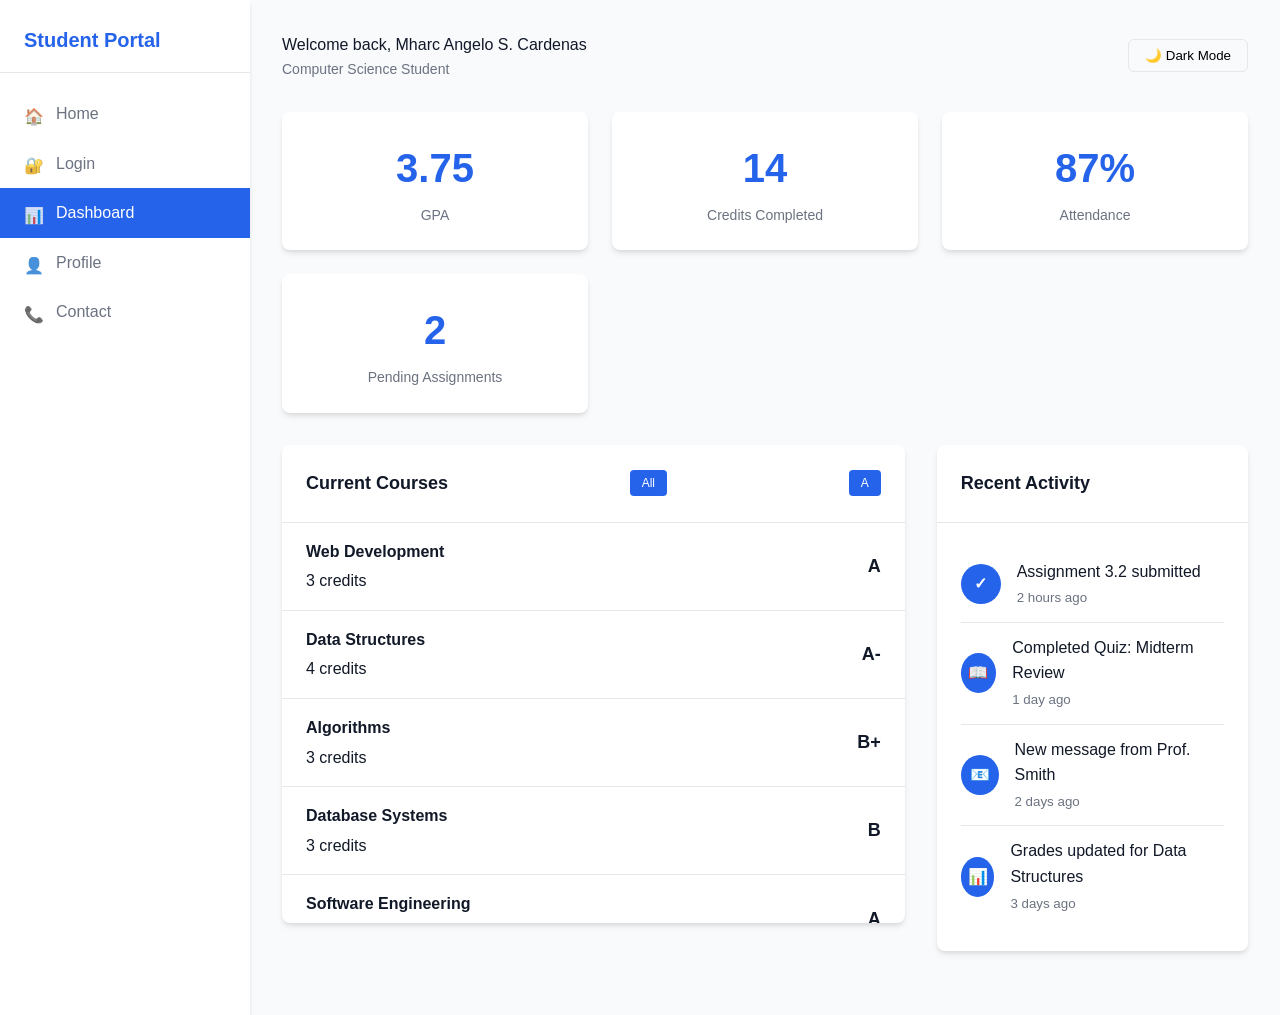
<file: dashboard/dashboard.html>
<!DOCTYPE html>
<html lang="en">
<head>
    <meta charset="UTF-8">
    <meta name="viewport" content="width=device-width, initial-scale=1.0">
    <title>Dashboard - Student Portal</title>
    <style>
        :root {
            --primary-color: #2563eb;
            --secondary-color: #1e40af;
            --success-color: #10b981;
            --warning-color: #f59e0b;
            --danger-color: #ef4444;
            --dark-color: #1f2937;
            --light-color: #f8fafc;
            --text-dark: #111827;
            --text-light: #6b7280;
            --border-color: #e5e7eb;
            --shadow: 0 4px 6px -1px rgba(0, 0,0,0.1), 0 2px 4px -1px rgba(0,0,0,0.06);
            --shadow-lg: 0 10px 15px -3px rgba(0, 0,0,0.1), 0 4px 6px -2px rgba(0,0,0,0.05);
        }

        * {
            margin: 0;
            padding: 0;
            box-sizing: border-box;
        }

        body {
            font-family: -apple-system, BlinkMacSystemFont, 'Segoe UI', Roboto, Oxygen, Ubuntu, Cantarell, sans-serif;
            background-color: var(--light-color);
            color: var(--text-dark);
            line-height: 1.6;
        }

        .container {
            display: flex;
            min-height: 100vh;
        }

        /* Sidebar */
        .sidebar {
            width: 250px;
            background-color: white;
            box-shadow: var(--shadow);
            padding: 1.5rem 0;
        }

        .sidebar h2 {
            color: var(--primary-color);
            padding: 0 1.5rem 1rem;
            font-size: 1.25rem;
            border-bottom: 1px solid var(--border-color);
            margin-bottom: 1rem;
        }

        .nav-item {
            display: flex;
            align-items: center;
            padding: 0.75rem 1.5rem;
            color: var(--text-light);
            text-decoration: none;
            transition: all 0.2s;
        }

        .nav-item:hover, .nav-item.active {
            background-color: var(--primary-color);
            color: white;
        }

        .nav-icon {
            width: 20px;
            height: 20px;
            margin-right: 0.75rem;
            opacity: 0.8;
        }

        /* Main Content */
        .main {
            flex: 1;
            padding: 2rem;
            max-width: 1200px;
        }

        .header {
            display: flex;
            justify-content: space-between;
            align-items: center;
            margin-bottom: 2rem;
        }

        .user-info h1 {
            font-size: 1.875rem;
            margin-bottom: 0.25rem;
        }

        .user-role {
            color: var(--text-light);
            font-size: 0.875rem;
        }

        .dark-toggle {
            background: none;
            border: 1px solid var(--border-color);
            padding: 0.5rem 1rem;
            border-radius: 0.375rem;
            cursor: pointer;
            transition: all 0.2s;
        }

        .dark-toggle:hover {
            background-color: var(--light-color);
        }

        /* Stats Grid */
        .stats-grid {
            display: grid;
            grid-template-columns: repeat(auto-fit, minmax(250px, 1fr));
            gap: 1.5rem;
            margin-bottom: 2rem;
        }

        .stat-card {
            background: white;
            padding: 1.5rem;
            border-radius: 0.5rem;
            box-shadow: var(--shadow);
            text-align: center;
        }

        .stat-value {
            font-size: 2.5rem;
            font-weight: bold;
            color: var(--primary-color);
            margin-bottom: 0.25rem;
        }

        .stat-label {
            color: var(--text-light);
            font-size: 0.875rem;
        }

        /* Courses & Activity */
        .content-grid {
            display: grid;
            grid-template-columns: 2fr 1fr;
            gap: 2rem;
            margin-bottom: 2rem;
        }

        .section {
            background: white;
            border-radius: 0.5rem;
            box-shadow: var(--shadow);
            overflow: hidden;
        }

        .section-header {
            padding: 1.5rem;
            border-bottom: 1px solid var(--border-color);
            display: flex;
            justify-content: space-between;
            align-items: center;
        }

        .section-title {
            font-size: 1.125rem;
            font-weight: 600;
        }

        .filter-btn {
            background: var(--primary-color);
            color: white;
            border: none;
            padding: 0.375rem 0.75rem;
            border-radius: 0.25rem;
            cursor: pointer;
            font-size: 0.75rem;
        }

        .courses-list {
            max-height: 400px;
            overflow-y: auto;
        }

        .course-item {
            padding: 1rem 1.5rem;
            border-bottom: 1px solid var(--border-color);
            display: flex;
            justify-content: space-between;
            align-items: center;
        }

        .course-item:last-child {
            border-bottom: none;
        }

        .course-info h4 {
            margin-bottom: 0.25rem;
        }

        .course-grade {
            font-weight: bold;
            font-size: 1.125rem;
        }

        .grade-a { color: var(--success-color); }
        .grade-b { color: var(--warning-color); }
        .grade-c { color: var(--danger-color); }

        /* Recent Activity */
        .activity-list {
            padding: 1.5rem;
        }

        .activity-item {
            display: flex;
            align-items: center;
            padding: 0.75rem 0;
            border-bottom: 1px solid var(--border-color);
        }

        .activity-item:last-child {
            border-bottom: none;
        }

        .activity-icon {
            width: 40px;
            height: 40px;
            border-radius: 50%;
            background: var(--primary-color);
            color: white;
            display: flex;
            align-items: center;
            justify-content: center;
            margin-right: 1rem;
            font-weight: bold;
        }

        /* Responsive */
        @media (max-width: 768px) {
            .container {
                flex-direction: column;
            }

            .sidebar {
                width: 100%;
                max-height: 60px;
                overflow-x: auto;
                white-space: nowrap;
                display: flex;
            }

            .main {
                padding: 1rem;
            }

            .content-grid {
                grid-template-columns: 1fr;
            }
        }

        body.dark {
            --light-color: #111827;
            --text-dark: #f9fafb;
            --text-light: #9ca3af;
            --border-color: #374151;
        }

        body.dark .section,
        body.dark .stat-card,
        body.dark .sidebar {
            background-color: #1f2937;
        }
    </style>
</head>
<body>
    <div class="container">
        <!-- Sidebar Navigation -->
        <nav class="sidebar">
            <h2>Student Portal</h2>
            <a href="../index.html" class="nav-item">
                <span class="nav-icon">🏠</span>
                Home
            </a>
            <a href="../login.html" class="nav-item">
                <span class="nav-icon">🔐</span>
                Login
            </a>
            <a href="dashboard.html" class="nav-item active">
                <span class="nav-icon">📊</span>
                Dashboard
            </a>
            <a href="../profile.html" class="nav-item">
                <span class="nav-icon">👤</span>
                Profile
            </a>
            <a href="../contact.html" class="nav-item">
                <span class="nav-icon">📞</span>
                Contact
            </a>
        </nav>

        <main class="main">
            <!-- Header -->
            <div class="header">
                <div class="user-info">
Welcome back, Mharc Angelo S. Cardenas
                    <p class="user-role">Computer Science Student</p>
                </div>
                <button class="dark-toggle" onclick="toggleDarkMode()">
                    🌙 Dark Mode
                </button>
            </div>

            <!-- Stats Cards -->
            <div class="stats-grid">
                <div class="stat-card">
                    <div class="stat-value">3.75</div>
                    <div class="stat-label">GPA</div>
                </div>
                <div class="stat-card">
                    <div class="stat-value">14</div>
                    <div class="stat-label">Credits Completed</div>
                </div>
                <div class="stat-card">
                    <div class="stat-value">87%</div>
                    <div class="stat-label">Attendance</div>
                </div>
                <div class="stat-card">
                    <div class="stat-value">2</div>
                    <div class="stat-label">Pending Assignments</div>
                </div>
            </div>

            <!-- Content Grid -->
            <div class="content-grid">
                <div>
                    <div class="section">
                        <div class="section-header">
                            <div class="section-title">Current Courses</div>
                            <button class="filter-btn" onclick="filterCourses('all')">All</button>
                            <button class="filter-btn" onclick="filterCourses('A')">A</button>
                        </div>
                        <div class="courses-list" id="coursesList">
                            <!-- Courses populated by JS -->
                        </div>
                    </div>
                </div>

                <div>
                    <div class="section">
                        <div class="section-header">
                            <div class="section-title">Recent Activity</div>
                        </div>
                        <div class="activity-list">
                            <!-- Activity populated by JS -->
                        </div>
                    </div>
                </div>
            </div>
        </main>
    </div>

    <script>
        // Mock Data
        const courses = [
            { name: 'Web Development', grade: 'A', credits: 3 },
            { name: 'Data Structures', grade: 'A-', credits: 4 },
            { name: 'Algorithms', grade: 'B+', credits: 3 },
            { name: 'Database Systems', grade: 'B', credits: 3 },
            { name: 'Software Engineering', grade: 'A', credits: 3 }
        ];

        const activities = [
            { icon: '✓', text: 'Assignment 3.2 submitted', time: '2 hours ago' },
            { icon: '📖', text: 'Completed Quiz: Midterm Review', time: '1 day ago' },
            { icon: '📧', text: 'New message from Prof. Smith', time: '2 days ago' },
            { icon: '📊', text: 'Grades updated for Data Structures', time: '3 days ago' }
        ];

        // Initialize
        function init() {
            renderCourses();
            renderActivities();
        }

        function renderCourses() {
            const list = document.getElementById('coursesList');
            list.innerHTML = courses.map(course => 
                `<div class="course-item">
                    <div class="course-info">
                        <h4>${course.name}</h4>
                        <p>${course.credits} credits</p>
                    </div>
                    <div class="course-grade grade-${course.grade.charAt(0)}">${course.grade}</div>
                </div>`
            ).join('');
        }

        function renderActivities() {
            const list = document.querySelector('.activity-list');
            list.innerHTML = activities.map(activity => 
                `<div class="activity-item">
                    <div class="activity-icon">${activity.icon}</div>
                    <div>
                        <div>${activity.text}</div>
                        <small style="color: var(--text-light);">${activity.time}</small>
                    </div>
                </div>`
            ).join('');
        }

        function filterCourses(grade) {
            const filtered = grade === 'all' ? courses : courses.filter(c => c.grade.charAt(0) === grade);
            const list = document.getElementById('coursesList');
            list.innerHTML = filtered.map(course => 
                `<div class="course-item">
                    <div class="course-info">
                        <h4>${course.name}</h4>
                        <p>${course.credits} credits</p>
                    </div>
                    <div class="course-grade grade-${course.grade.charAt(0)}">${course.grade}</div>
                </div>`
            ).join('');
        }

        function toggleDarkMode() {
            document.body.classList.toggle('dark');
            const btn = document.querySelector('.dark-toggle');
            btn.textContent = document.body.classList.contains('dark') ? '☀️ Light Mode' : '🌙 Dark Mode';
        }

        // Load on start
        init();
    </script>
</body>
</html>
</file>
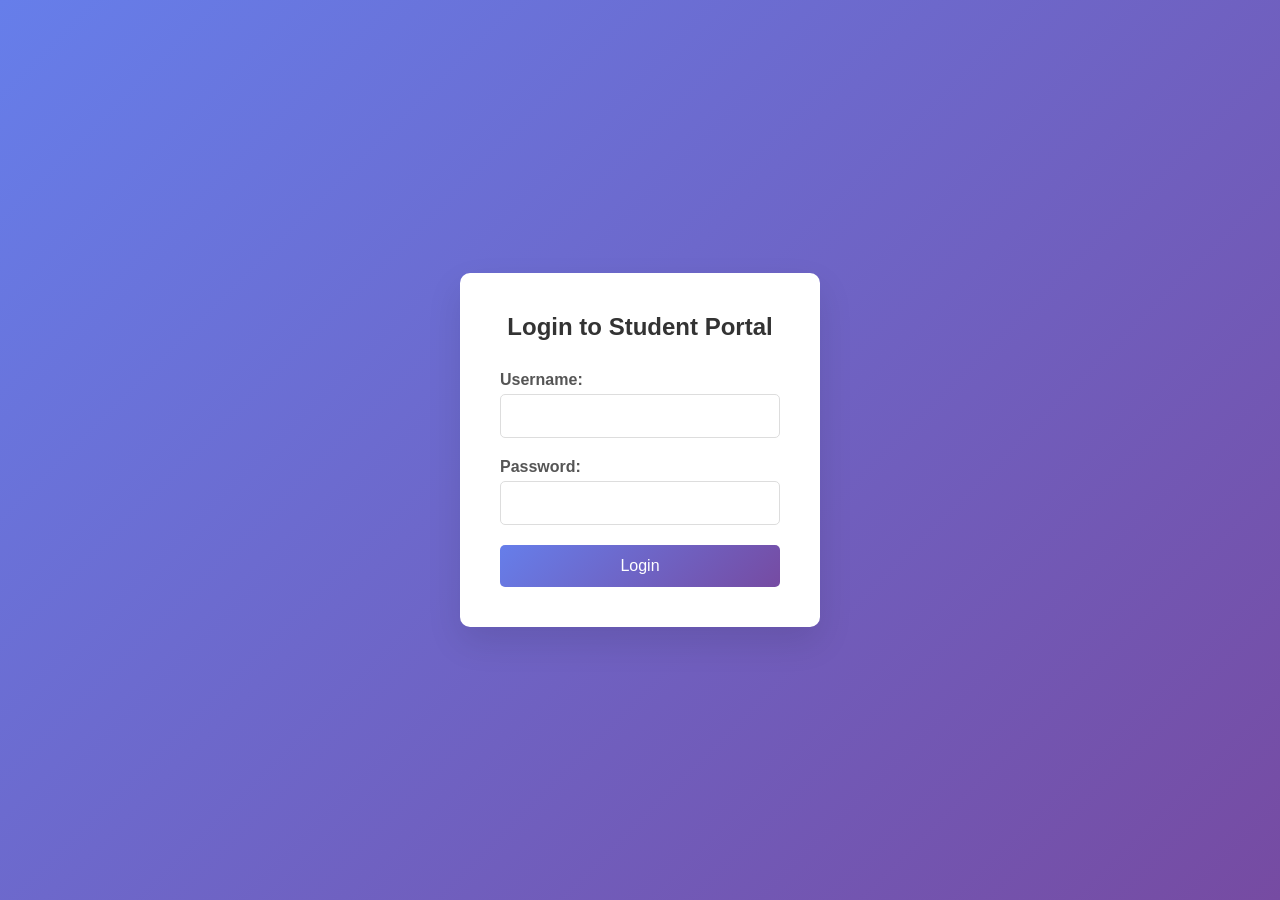
<file: login page/login.html>
<!DOCTYPE html>
<html lang="en">
<head>
    <meta charset="UTF-8">
    <meta name="viewport" content="width=device-width, initial-scale=1.0">
    <title>Student Portal - Login</title>
    <link rel="stylesheet" href="login.css">
</head>
<body>
    <div class="login-container">
        <form id="loginForm" class="login-form">
            <h2>Login to Student Portal</h2>
            <div class="input-group">
                <label for="username">Username:</label>
                <input type="text" id="username" name="username" required>
            </div>
            <div class="input-group">
                <label for="password">Password:</label>
                <input type="password" id="password" name="password" required>
            </div>
            <button type="submit">Login</button>
            <p id="error-message" class="error"></p>
            <div id="success-message" class="success" style="display: none;">
                <h3>Login Successful!</h3>
                <p>Welcome to the Student Portal.</p>
            </div>
        </form>
    </div>

    <script>
        document.getElementById('loginForm').addEventListener('submit', function(e) {
            e.preventDefault();
            
            const username = document.getElementById('username').value;
            const password = document.getElementById('password').value;
            const errorMsg = document.getElementById('error-message');
            const successMsg = document.getElementById('success-message');
            
            // Demo credentials: admin / password
            if (username === 'admin' && password === 'password') {
                errorMsg.style.display = 'none';
                document.querySelector('.login-form h2').textContent = 'Welcome, ' + username + '!';
                this.style.display = 'none';
                successMsg.style.display = 'block';
            } else {
                successMsg.style.display = 'none';
                errorMsg.textContent = 'Invalid username or password.';
                errorMsg.style.display = 'block';
            }
        });
    </script>
</body>
</html>
</file>
<file: login page/login.css>
* {
    margin: 0;
    padding: 0;
    box-sizing: border-box;
}

body {
    font-family: 'Arial', sans-serif;
    background: linear-gradient(135deg, #667eea 0%, #764ba2 100%);
    min-height: 100vh;
    display: flex;
    align-items: center;
    justify-content: center;
}

.login-container {
    width: 100%;
    max-width: 400px;
    padding: 20px;
}

.login-form {
    background: white;
    padding: 40px;
    border-radius: 10px;
    box-shadow: 0 15px 35px rgba(0, 0, 0, 0.1);
    text-align: center;
}

.login-form h2 {
    margin-bottom: 30px;
    color: #333;
    font-size: 24px;
}

.input-group {
    margin-bottom: 20px;
    text-align: left;
}

.input-group label {
    display: block;
    margin-bottom: 5px;
    color: #555;
    font-weight: bold;
}

.input-group input {
    width: 100%;
    padding: 12px;
    border: 1px solid #ddd;
    border-radius: 5px;
    font-size: 16px;
    transition: border-color 0.3s;
}

.input-group input:focus {
    outline: none;
    border-color: #667eea;
}

button {
    width: 100%;
    padding: 12px;
    background: linear-gradient(135deg, #667eea 0%, #764ba2 100%);
    color: white;
    border: none;
    border-radius: 5px;
    font-size: 16px;
    cursor: pointer;
    transition: transform 0.2s;
}

button:hover {
    transform: translateY(-2px);
}

.error {
    color: #e74c3c;
    margin-top: 10px;
    display: none;
}

.success {
    margin-top: 20px;
    padding: 20px;
    background: #d4edda;
    border: 1px solid #c3e6cb;
    border-radius: 5px;
    color: #155724;
}

@media (max-width: 480px) {
    .login-container {
        padding: 10px;
    }
    
    .login-form {
        padding: 30px 20px;
    }
}
</file>
